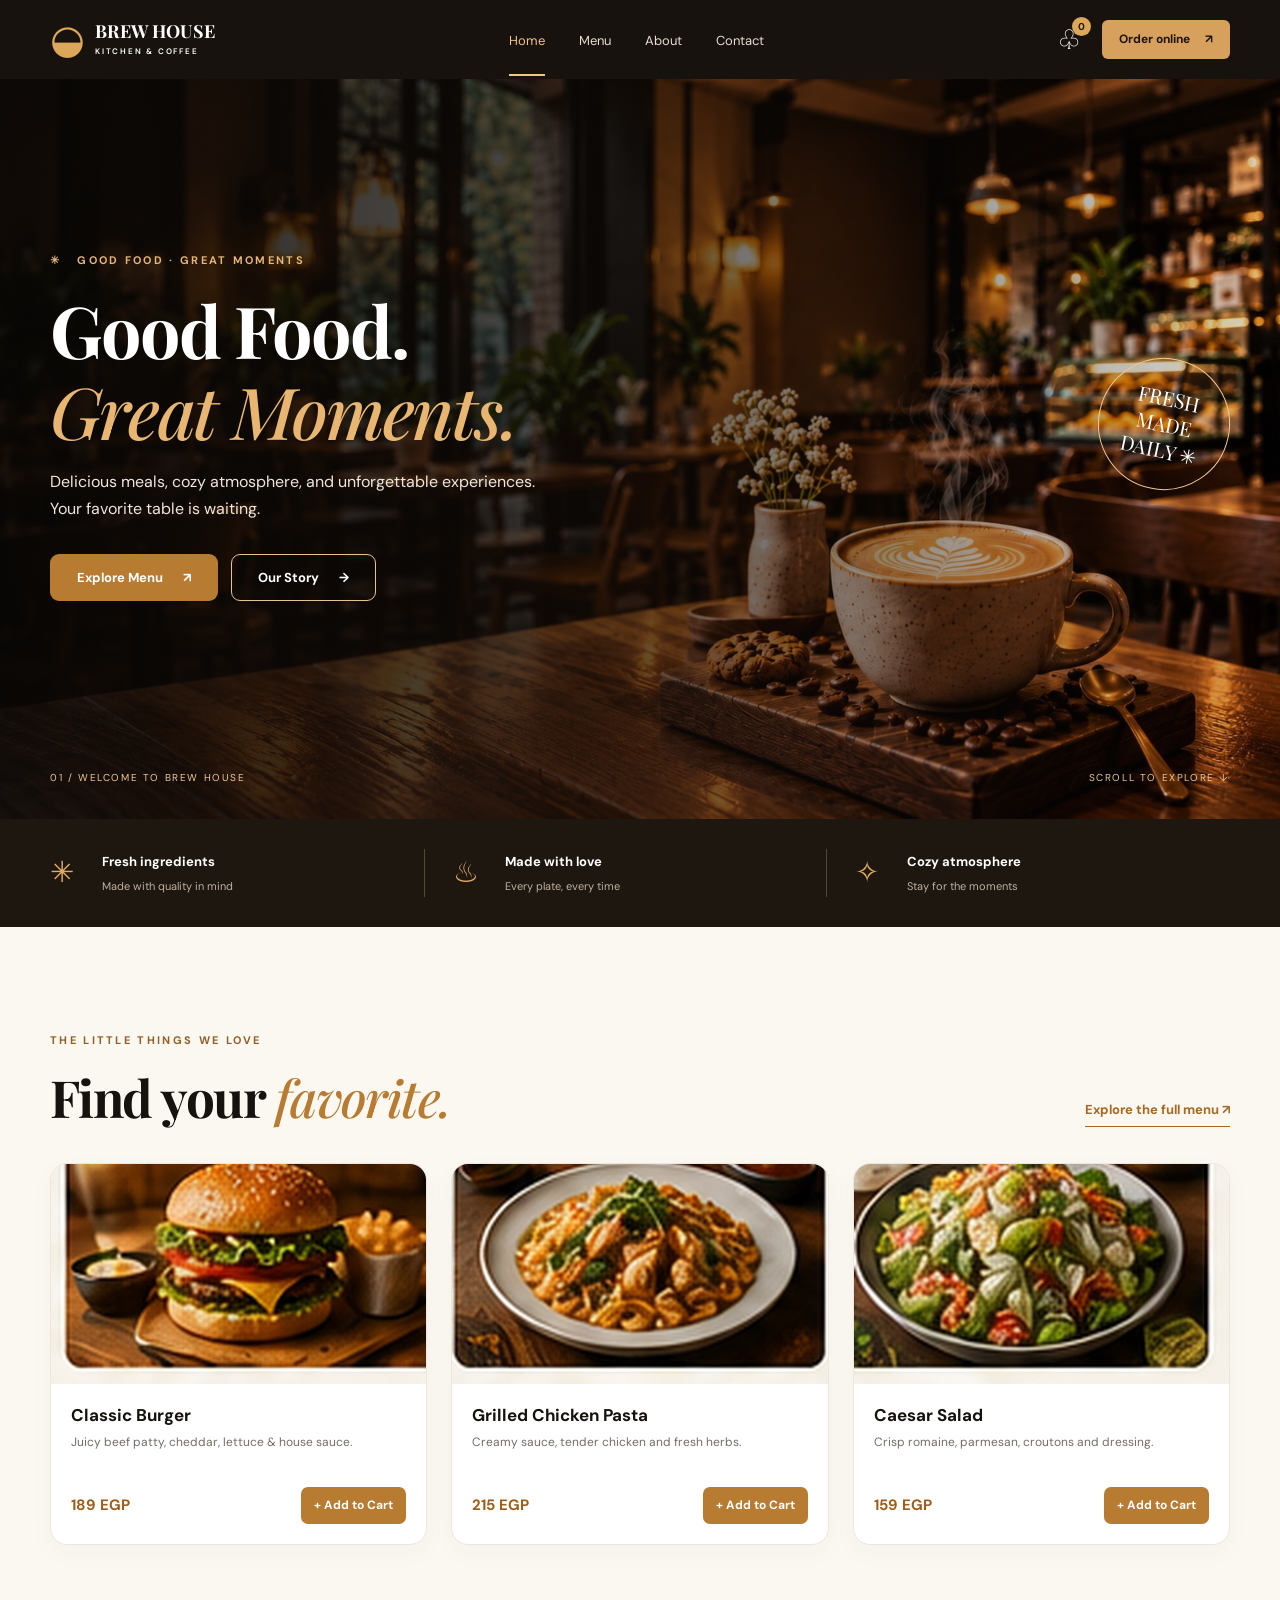
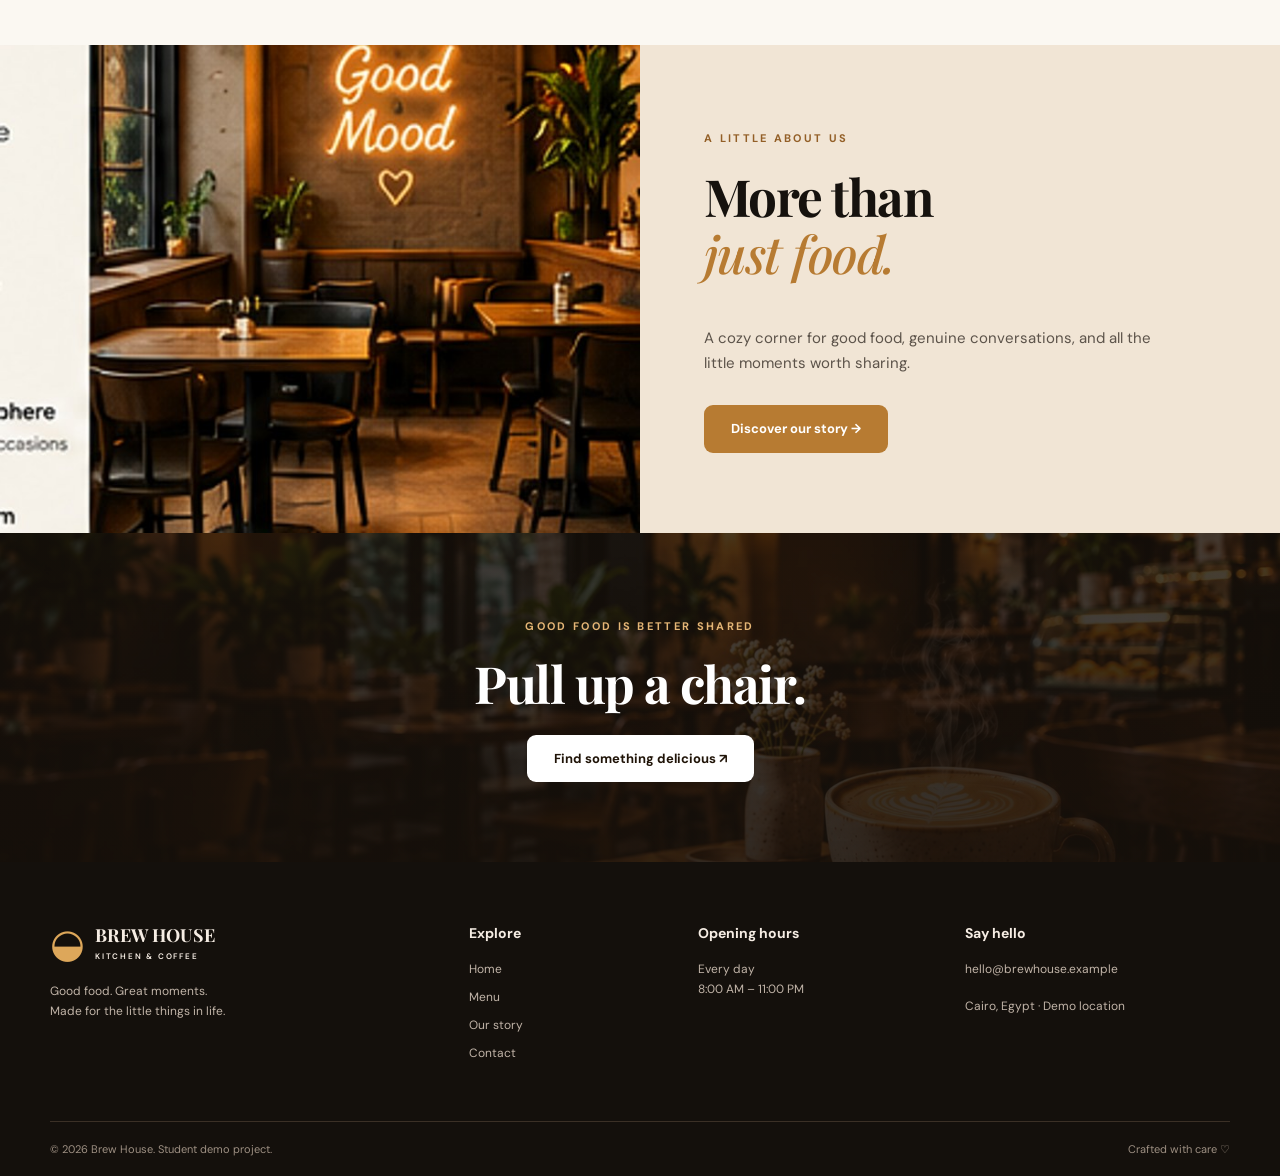
<file: index.html>
<!DOCTYPE html><html lang="en"><head><meta charset="UTF-8"><meta name="viewport" content="width=device-width, initial-scale=1"><meta name="description" content="Brew House — fresh food, coffee and great moments."><title>Index | Brew House</title><link rel="stylesheet" href="css/style.css"><link rel="stylesheet" href="css/responsive.css"><script defer src="js/products.js"></script><script defer src="js/cart.js"></script><script defer src="js/main.js"></script></head><body data-page="index.html"><header class="site-header"><div class="container nav-wrap"><a class="brand" href="index.html"><span class="brand-symbol">◒</span><span>BREW HOUSE<small>KITCHEN & COFFEE</small></span></a><nav class="nav" id="site-nav" aria-label="Main navigation"><a href="index.html" class="active">Home</a><a href="menu.html" class="">Menu</a><a href="about.html" class="">About</a><a href="contact.html" class="">Contact</a></nav><div class="nav-actions"><a class="cart-link" href="cart.html" aria-label="Shopping cart">♧ <span class="cart-badge" data-cart-count>0</span></a><a class="nav-cta" href="menu.html">Order online <span>↗</span></a><button class="nav-toggle" type="button" aria-controls="site-nav" aria-expanded="false" aria-label="Toggle menu"><span></span><span></span><span></span></button></div></div></header><main><section class="hero"><div class="hero-shade"></div><div class="container hero-inner"><div class="hero-copy"><div class="eyebrow light">✳ &nbsp; GOOD FOOD · GREAT MOMENTS</div><h1>Good Food.<br><em>Great Moments.</em></h1><p>Delicious meals, cozy atmosphere, and unforgettable experiences. Your favorite table is waiting.</p><div class="button-row"><a class="btn btn-gold" href="menu.html">Explore Menu <span>↗</span></a><a class="btn btn-outline-light" href="about.html">Our Story <span>→</span></a></div></div><div class="hero-side"><span class="circle-stamp">FRESH<br>MADE<br>DAILY ✳</span></div></div><div class="container hero-foot"><span>01 / WELCOME TO BREW HOUSE</span><a href="#favorites">SCROLL TO EXPLORE ↓</a></div></section><section class="perks"><div class="container perks-grid"><div><span>✳</span><strong>Fresh ingredients</strong><small>Made with quality in mind</small></div><div><span>♨</span><strong>Made with love</strong><small>Every plate, every time</small></div><div><span>✧</span><strong>Cozy atmosphere</strong><small>Stay for the moments</small></div></div></section><section class="section" id="favorites"><div class="container"><div class="section-heading"><div><span class="eyebrow">THE LITTLE THINGS WE LOVE</span><h2>Find your <em>favorite.</em></h2></div><a class="text-link" href="menu.html">Explore the full menu ↗</a></div><div class="feature-grid" id="featured-products"></div></div></section><section class="story-strip"><div class="story-photo"></div><div class="story-copy"><span class="eyebrow">A LITTLE ABOUT US</span><h2>More than<br><em>just food.</em></h2><p>A cozy corner for good food, genuine conversations, and all the little moments worth sharing.</p><a class="btn btn-gold" href="about.html">Discover our story →</a></div></section><section class="cta-band"><div class="container"><span class="eyebrow light">GOOD FOOD IS BETTER SHARED</span><h2>Pull up a chair.</h2><a class="btn btn-light" href="menu.html">Find something delicious ↗</a></div></section></main><footer class="footer"><div class="container footer-grid"><div><a class="brand footer-brand" href="index.html"><span class="brand-symbol">◒</span><span>BREW HOUSE<small>KITCHEN & COFFEE</small></span></a><p>Good food. Great moments.<br>Made for the little things in life.</p></div><div><h3>Explore</h3><a href="index.html">Home</a><a href="menu.html">Menu</a><a href="about.html">Our story</a><a href="contact.html">Contact</a></div><div><h3>Opening hours</h3><p>Every day<br>8:00 AM – 11:00 PM</p></div><div><h3>Say hello</h3><a href="mailto:hello@brewhouse.example">hello@brewhouse.example</a><p>Cairo, Egypt · Demo location</p></div></div><div class="container copyright"><span>© 2026 Brew House. Student demo project.</span><span>Crafted with care ♡</span></div></footer><div class="toast" id="toast" role="status" aria-live="polite"></div></body></html>
</file>
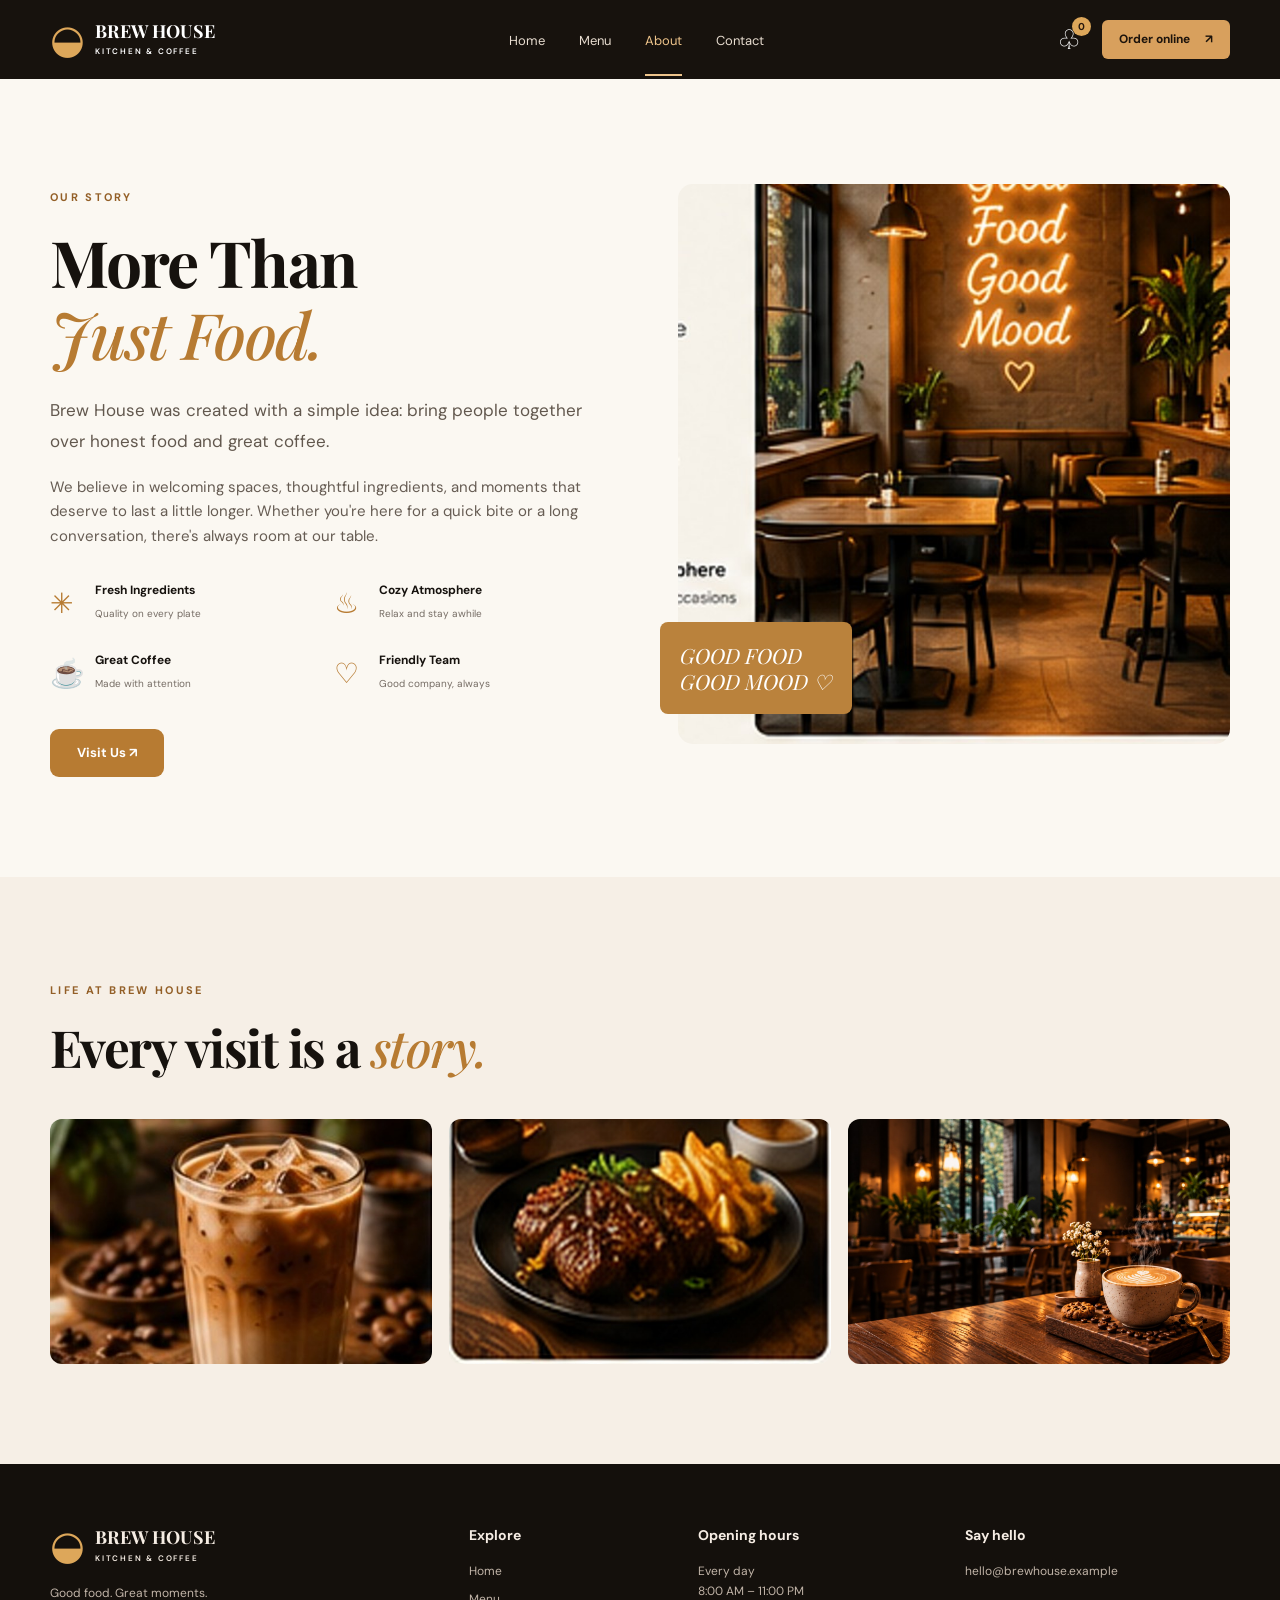
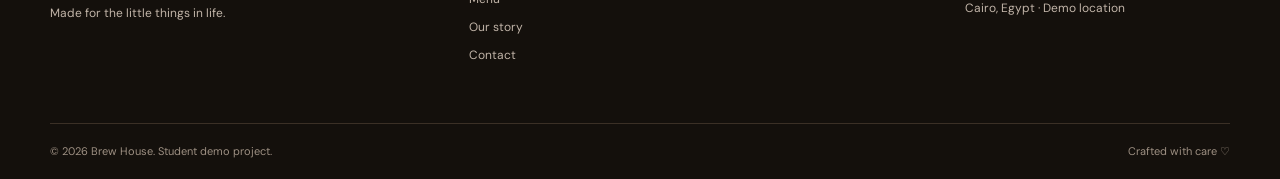
<file: about.html>
<!DOCTYPE html><html lang="en"><head><meta charset="UTF-8"><meta name="viewport" content="width=device-width, initial-scale=1"><meta name="description" content="Brew House — fresh food, coffee and great moments."><title>About | Brew House</title><link rel="stylesheet" href="css/style.css"><link rel="stylesheet" href="css/responsive.css"><script defer src="js/products.js"></script><script defer src="js/cart.js"></script><script defer src="js/main.js"></script></head><body data-page="about.html"><header class="site-header"><div class="container nav-wrap"><a class="brand" href="index.html"><span class="brand-symbol">◒</span><span>BREW HOUSE<small>KITCHEN & COFFEE</small></span></a><nav class="nav" id="site-nav" aria-label="Main navigation"><a href="index.html" class="">Home</a><a href="menu.html" class="">Menu</a><a href="about.html" class="active">About</a><a href="contact.html" class="">Contact</a></nav><div class="nav-actions"><a class="cart-link" href="cart.html" aria-label="Shopping cart">♧ <span class="cart-badge" data-cart-count>0</span></a><a class="nav-cta" href="menu.html">Order online <span>↗</span></a><button class="nav-toggle" type="button" aria-controls="site-nav" aria-expanded="false" aria-label="Toggle menu"><span></span><span></span><span></span></button></div></div></header><main><section class="section about-top"><div class="container about-grid"><div><span class="eyebrow">OUR STORY</span><h1>More Than<br><em>Just Food.</em></h1><p class="lead">Brew House was created with a simple idea: bring people together over honest food and great coffee.</p><p>We believe in welcoming spaces, thoughtful ingredients, and moments that deserve to last a little longer. Whether you're here for a quick bite or a long conversation, there's always room at our table.</p><div class="values"><div><span>✳</span><strong>Fresh Ingredients</strong><small>Quality on every plate</small></div><div><span>♨</span><strong>Cozy Atmosphere</strong><small>Relax and stay awhile</small></div><div><span>☕</span><strong>Great Coffee</strong><small>Made with attention</small></div><div><span>♡</span><strong>Friendly Team</strong><small>Good company, always</small></div></div><a class="btn btn-gold" href="contact.html">Visit Us ↗</a></div><div class="about-image-wrap"><img src="assets/images/story.jpg" alt="Warm restaurant interior" class="about-image"><span class="image-tag">GOOD FOOD<br>GOOD MOOD ♡</span></div></div></section><section class="section mini-gallery"><div class="container"><span class="eyebrow">LIFE AT BREW HOUSE</span><h2>Every visit is a <em>story.</em></h2><div class="gallery-grid"><img src="assets/images/coffee.jpg" alt="Coffee"><img src="assets/images/steak.jpg" alt="Grilled food"><img src="assets/images/interior.jpg" alt="Cafe interior"></div></div></section></main><footer class="footer"><div class="container footer-grid"><div><a class="brand footer-brand" href="index.html"><span class="brand-symbol">◒</span><span>BREW HOUSE<small>KITCHEN & COFFEE</small></span></a><p>Good food. Great moments.<br>Made for the little things in life.</p></div><div><h3>Explore</h3><a href="index.html">Home</a><a href="menu.html">Menu</a><a href="about.html">Our story</a><a href="contact.html">Contact</a></div><div><h3>Opening hours</h3><p>Every day<br>8:00 AM – 11:00 PM</p></div><div><h3>Say hello</h3><a href="mailto:hello@brewhouse.example">hello@brewhouse.example</a><p>Cairo, Egypt · Demo location</p></div></div><div class="container copyright"><span>© 2026 Brew House. Student demo project.</span><span>Crafted with care ♡</span></div></footer><div class="toast" id="toast" role="status" aria-live="polite"></div></body></html>
</file>
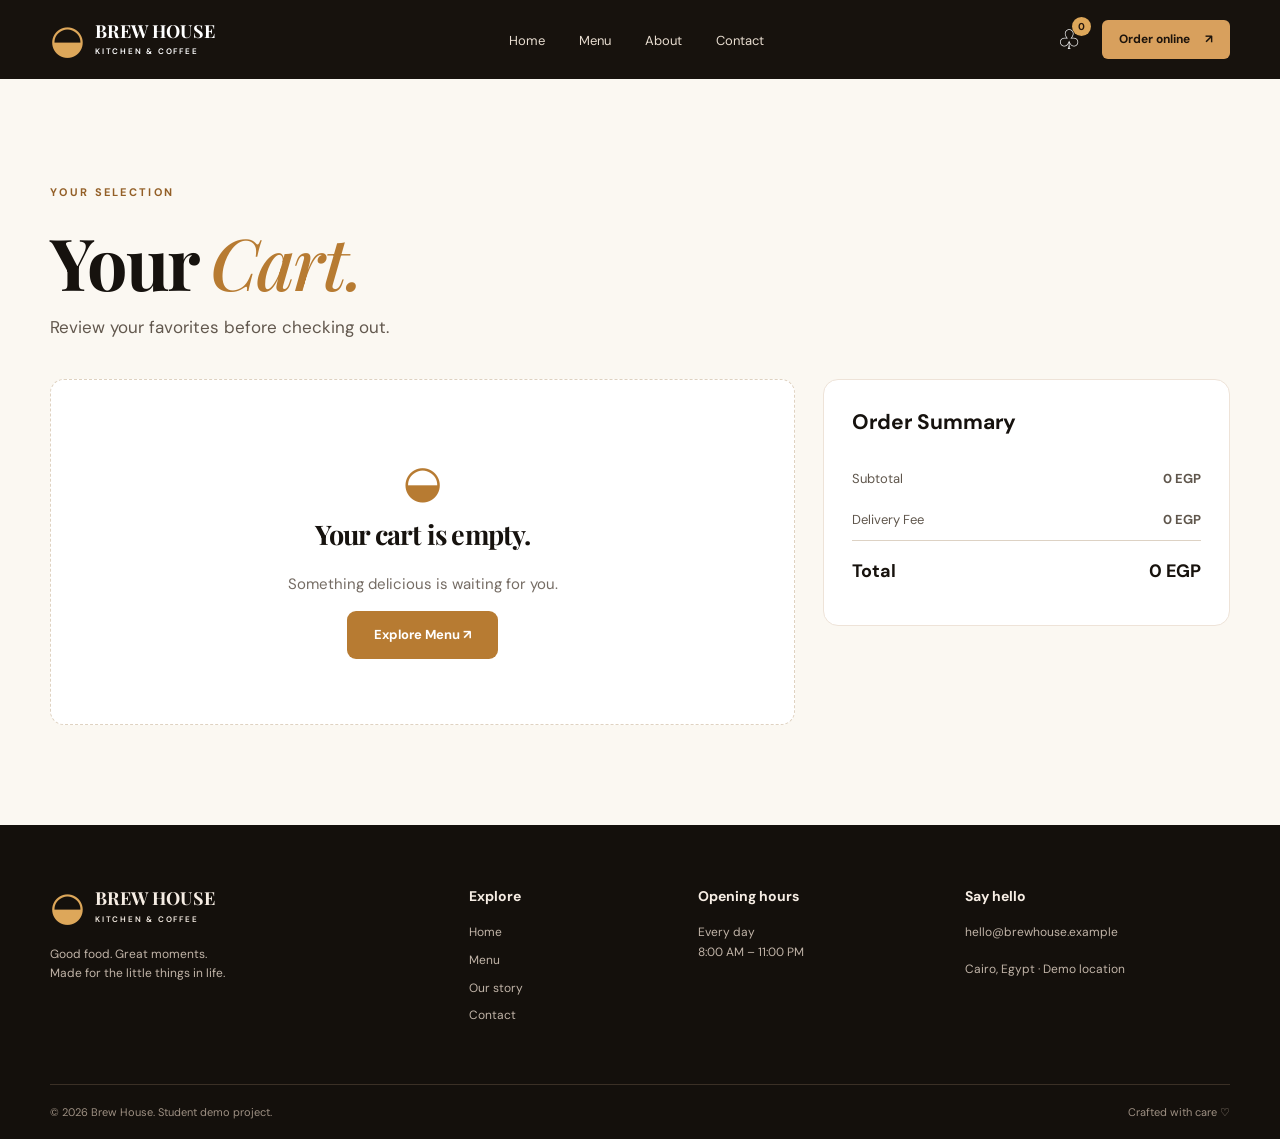
<file: cart.html>
<!DOCTYPE html><html lang="en"><head><meta charset="UTF-8"><meta name="viewport" content="width=device-width, initial-scale=1"><meta name="description" content="Brew House — fresh food, coffee and great moments."><title>Cart | Brew House</title><link rel="stylesheet" href="css/style.css"><link rel="stylesheet" href="css/responsive.css"><script defer src="js/products.js"></script><script defer src="js/cart.js"></script><script defer src="js/main.js"></script></head><body data-page="cart.html"><header class="site-header"><div class="container nav-wrap"><a class="brand" href="index.html"><span class="brand-symbol">◒</span><span>BREW HOUSE<small>KITCHEN & COFFEE</small></span></a><nav class="nav" id="site-nav" aria-label="Main navigation"><a href="index.html" class="">Home</a><a href="menu.html" class="">Menu</a><a href="about.html" class="">About</a><a href="contact.html" class="">Contact</a></nav><div class="nav-actions"><a class="cart-link" href="cart.html" aria-label="Shopping cart">♧ <span class="cart-badge" data-cart-count>0</span></a><a class="nav-cta" href="menu.html">Order online <span>↗</span></a><button class="nav-toggle" type="button" aria-controls="site-nav" aria-expanded="false" aria-label="Toggle menu"><span></span><span></span><span></span></button></div></div></header><main><section class="section inner-page"><div class="container"><span class="eyebrow">YOUR SELECTION</span><h1>Your <em>Cart.</em></h1><p class="lead">Review your favorites before checking out.</p><div class="cart-layout"><div id="cart-items" class="cart-items" aria-live="polite"></div><aside id="cart-summary" class="summary-card"></aside></div></div></section></main><footer class="footer"><div class="container footer-grid"><div><a class="brand footer-brand" href="index.html"><span class="brand-symbol">◒</span><span>BREW HOUSE<small>KITCHEN & COFFEE</small></span></a><p>Good food. Great moments.<br>Made for the little things in life.</p></div><div><h3>Explore</h3><a href="index.html">Home</a><a href="menu.html">Menu</a><a href="about.html">Our story</a><a href="contact.html">Contact</a></div><div><h3>Opening hours</h3><p>Every day<br>8:00 AM – 11:00 PM</p></div><div><h3>Say hello</h3><a href="mailto:hello@brewhouse.example">hello@brewhouse.example</a><p>Cairo, Egypt · Demo location</p></div></div><div class="container copyright"><span>© 2026 Brew House. Student demo project.</span><span>Crafted with care ♡</span></div></footer><div class="toast" id="toast" role="status" aria-live="polite"></div></body></html>
</file>
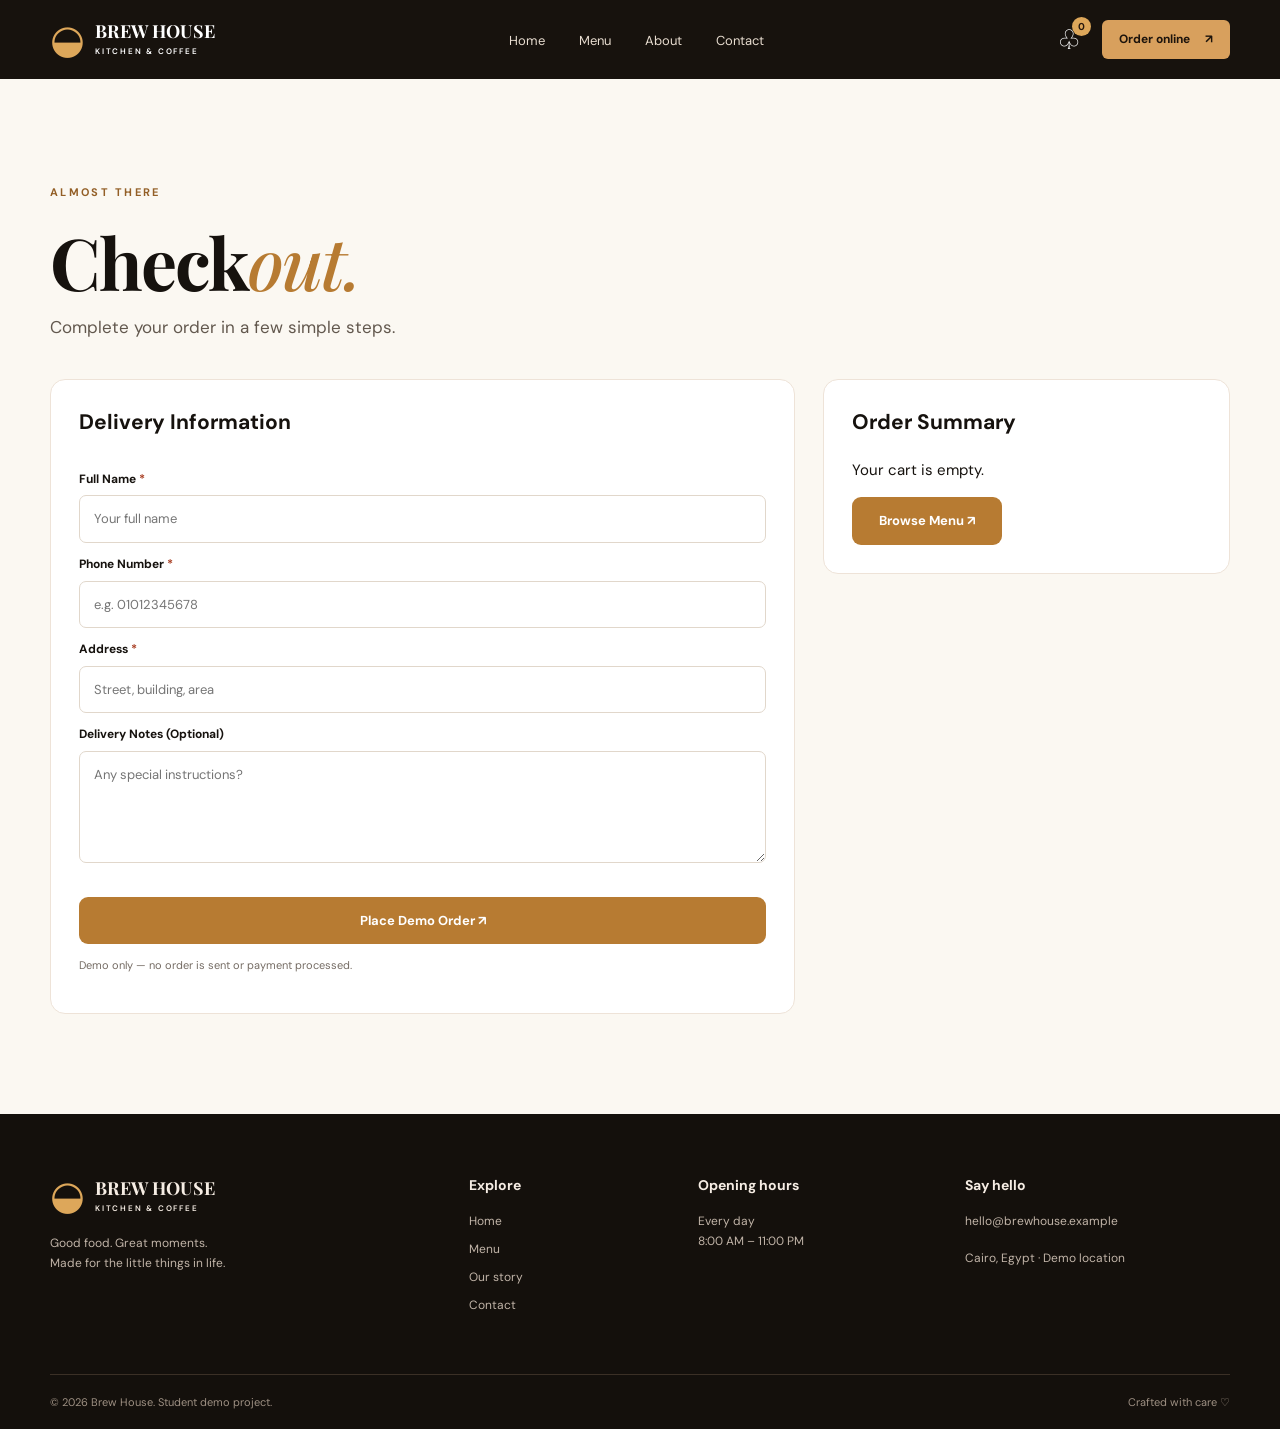
<file: checkout.html>
<!DOCTYPE html><html lang="en"><head><meta charset="UTF-8"><meta name="viewport" content="width=device-width, initial-scale=1"><meta name="description" content="Brew House — fresh food, coffee and great moments."><title>Checkout | Brew House</title><link rel="stylesheet" href="css/style.css"><link rel="stylesheet" href="css/responsive.css"><script defer src="js/products.js"></script><script defer src="js/cart.js"></script><script defer src="js/main.js"></script><script defer src="js/checkout.js"></script></head><body data-page="checkout.html"><header class="site-header"><div class="container nav-wrap"><a class="brand" href="index.html"><span class="brand-symbol">◒</span><span>BREW HOUSE<small>KITCHEN & COFFEE</small></span></a><nav class="nav" id="site-nav" aria-label="Main navigation"><a href="index.html" class="">Home</a><a href="menu.html" class="">Menu</a><a href="about.html" class="">About</a><a href="contact.html" class="">Contact</a></nav><div class="nav-actions"><a class="cart-link" href="cart.html" aria-label="Shopping cart">♧ <span class="cart-badge" data-cart-count>0</span></a><a class="nav-cta" href="menu.html">Order online <span>↗</span></a><button class="nav-toggle" type="button" aria-controls="site-nav" aria-expanded="false" aria-label="Toggle menu"><span></span><span></span><span></span></button></div></div></header><main><section class="section inner-page"><div class="container"><span class="eyebrow">ALMOST THERE</span><h1>Check<em>out.</em></h1><p class="lead">Complete your order in a few simple steps.</p><div class="checkout-layout"><form id="checkout-form" class="checkout-form" novalidate><h2>Delivery Information</h2><label for="customer-name">Full Name <span>*</span></label><input id="customer-name" name="name" required autocomplete="name" minlength="2" maxlength="80" placeholder="Your full name"><label for="customer-phone">Phone Number <span>*</span></label><input id="customer-phone" name="phone" type="tel" inputmode="tel" required autocomplete="tel" placeholder="e.g. 01012345678"><label for="customer-address">Address <span>*</span></label><input id="customer-address" name="address" required autocomplete="street-address" minlength="8" placeholder="Street, building, area"><label for="customer-notes">Delivery Notes (Optional)</label><textarea id="customer-notes" name="notes" maxlength="400" rows="4" placeholder="Any special instructions?"></textarea><div class="form-error" id="form-error" role="alert" aria-live="assertive"></div><button type="submit" class="btn btn-gold checkout-submit">Place Demo Order ↗</button><p class="form-note">Demo only — no order is sent or payment processed.</p></form><aside id="checkout-summary" class="summary-card"></aside></div><div id="order-success" class="order-success" hidden role="status" aria-live="polite"><span>✓</span><h2>Order placed (demo)!</h2><p>Your sample order has been confirmed on this device. Nothing was sent to a restaurant.</p><a class="btn btn-gold" href="menu.html">Back to Menu ↗</a></div></div></section></main><footer class="footer"><div class="container footer-grid"><div><a class="brand footer-brand" href="index.html"><span class="brand-symbol">◒</span><span>BREW HOUSE<small>KITCHEN & COFFEE</small></span></a><p>Good food. Great moments.<br>Made for the little things in life.</p></div><div><h3>Explore</h3><a href="index.html">Home</a><a href="menu.html">Menu</a><a href="about.html">Our story</a><a href="contact.html">Contact</a></div><div><h3>Opening hours</h3><p>Every day<br>8:00 AM – 11:00 PM</p></div><div><h3>Say hello</h3><a href="mailto:hello@brewhouse.example">hello@brewhouse.example</a><p>Cairo, Egypt · Demo location</p></div></div><div class="container copyright"><span>© 2026 Brew House. Student demo project.</span><span>Crafted with care ♡</span></div></footer><div class="toast" id="toast" role="status" aria-live="polite"></div></body></html>
</file>
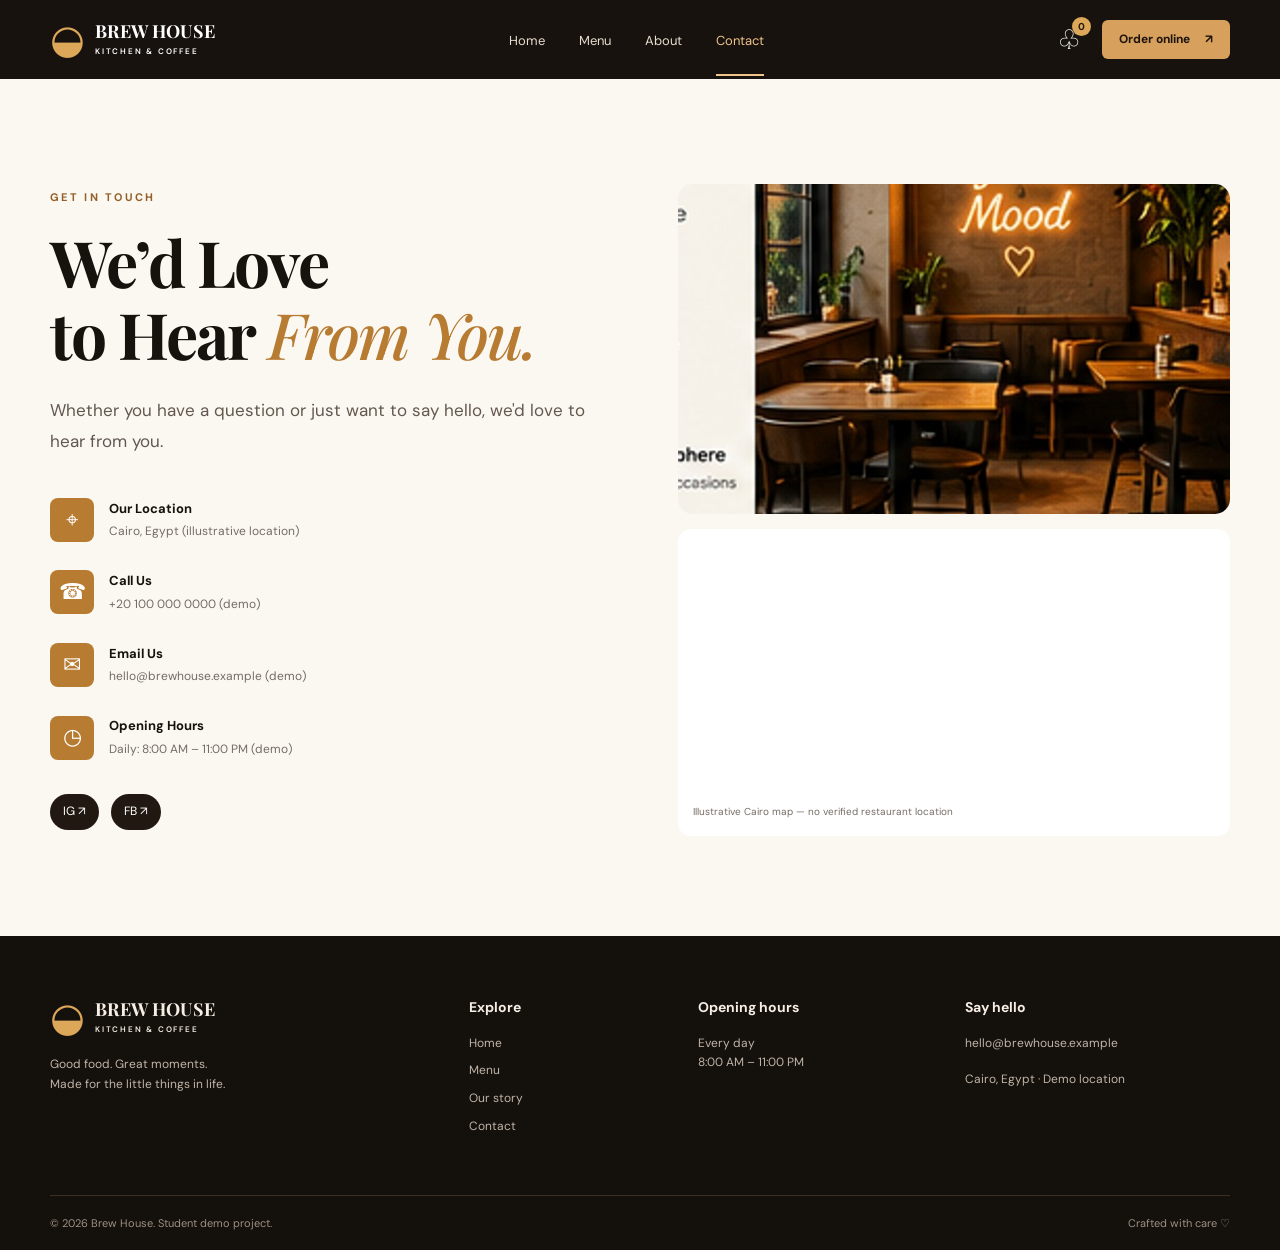
<file: contact.html>
<!DOCTYPE html><html lang="en"><head><meta charset="UTF-8"><meta name="viewport" content="width=device-width, initial-scale=1"><meta name="description" content="Brew House — fresh food, coffee and great moments."><title>Contact | Brew House</title><link rel="stylesheet" href="css/style.css"><link rel="stylesheet" href="css/responsive.css"><script defer src="js/products.js"></script><script defer src="js/cart.js"></script><script defer src="js/main.js"></script></head><body data-page="contact.html"><header class="site-header"><div class="container nav-wrap"><a class="brand" href="index.html"><span class="brand-symbol">◒</span><span>BREW HOUSE<small>KITCHEN & COFFEE</small></span></a><nav class="nav" id="site-nav" aria-label="Main navigation"><a href="index.html" class="">Home</a><a href="menu.html" class="">Menu</a><a href="about.html" class="">About</a><a href="contact.html" class="active">Contact</a></nav><div class="nav-actions"><a class="cart-link" href="cart.html" aria-label="Shopping cart">♧ <span class="cart-badge" data-cart-count>0</span></a><a class="nav-cta" href="menu.html">Order online <span>↗</span></a><button class="nav-toggle" type="button" aria-controls="site-nav" aria-expanded="false" aria-label="Toggle menu"><span></span><span></span><span></span></button></div></div></header><main><section class="section contact-section"><div class="container contact-layout"><div><span class="eyebrow">GET IN TOUCH</span><h1>We’d Love<br>to Hear <em>From You.</em></h1><p class="lead">Whether you have a question or just want to say hello, we'd love to hear from you.</p><div class="contact-list"><div><span class="contact-icon">⌖</span><div><strong>Our Location</strong><p>Cairo, Egypt (illustrative location)</p></div></div><div><span class="contact-icon">☎</span><div><strong>Call Us</strong><p>+20 100 000 0000 (demo)</p></div></div><div><span class="contact-icon">✉</span><div><strong>Email Us</strong><p>hello@brewhouse.example (demo)</p></div></div><div><span class="contact-icon">◷</span><div><strong>Opening Hours</strong><p>Daily: 8:00 AM – 11:00 PM (demo)</p></div></div></div><div class="social"><a href="https://instagram.com" target="_blank" rel="noopener noreferrer" aria-label="Instagram">IG ↗</a><a href="https://facebook.com" target="_blank" rel="noopener noreferrer" aria-label="Facebook">FB ↗</a></div></div><div><img class="contact-photo" src="assets/images/story.jpg" alt="Inside Brew House"><div class="map-wrap"><iframe title="Map of central Cairo (illustrative only)" src="https://www.openstreetmap.org/export/embed.html?bbox=31.221%2C30.036%2C31.25%2C30.058&amp;layer=mapnik" loading="lazy"></iframe><small>Illustrative Cairo map — no verified restaurant location</small></div></div></div></section></main><footer class="footer"><div class="container footer-grid"><div><a class="brand footer-brand" href="index.html"><span class="brand-symbol">◒</span><span>BREW HOUSE<small>KITCHEN & COFFEE</small></span></a><p>Good food. Great moments.<br>Made for the little things in life.</p></div><div><h3>Explore</h3><a href="index.html">Home</a><a href="menu.html">Menu</a><a href="about.html">Our story</a><a href="contact.html">Contact</a></div><div><h3>Opening hours</h3><p>Every day<br>8:00 AM – 11:00 PM</p></div><div><h3>Say hello</h3><a href="mailto:hello@brewhouse.example">hello@brewhouse.example</a><p>Cairo, Egypt · Demo location</p></div></div><div class="container copyright"><span>© 2026 Brew House. Student demo project.</span><span>Crafted with care ♡</span></div></footer><div class="toast" id="toast" role="status" aria-live="polite"></div></body></html>
</file>
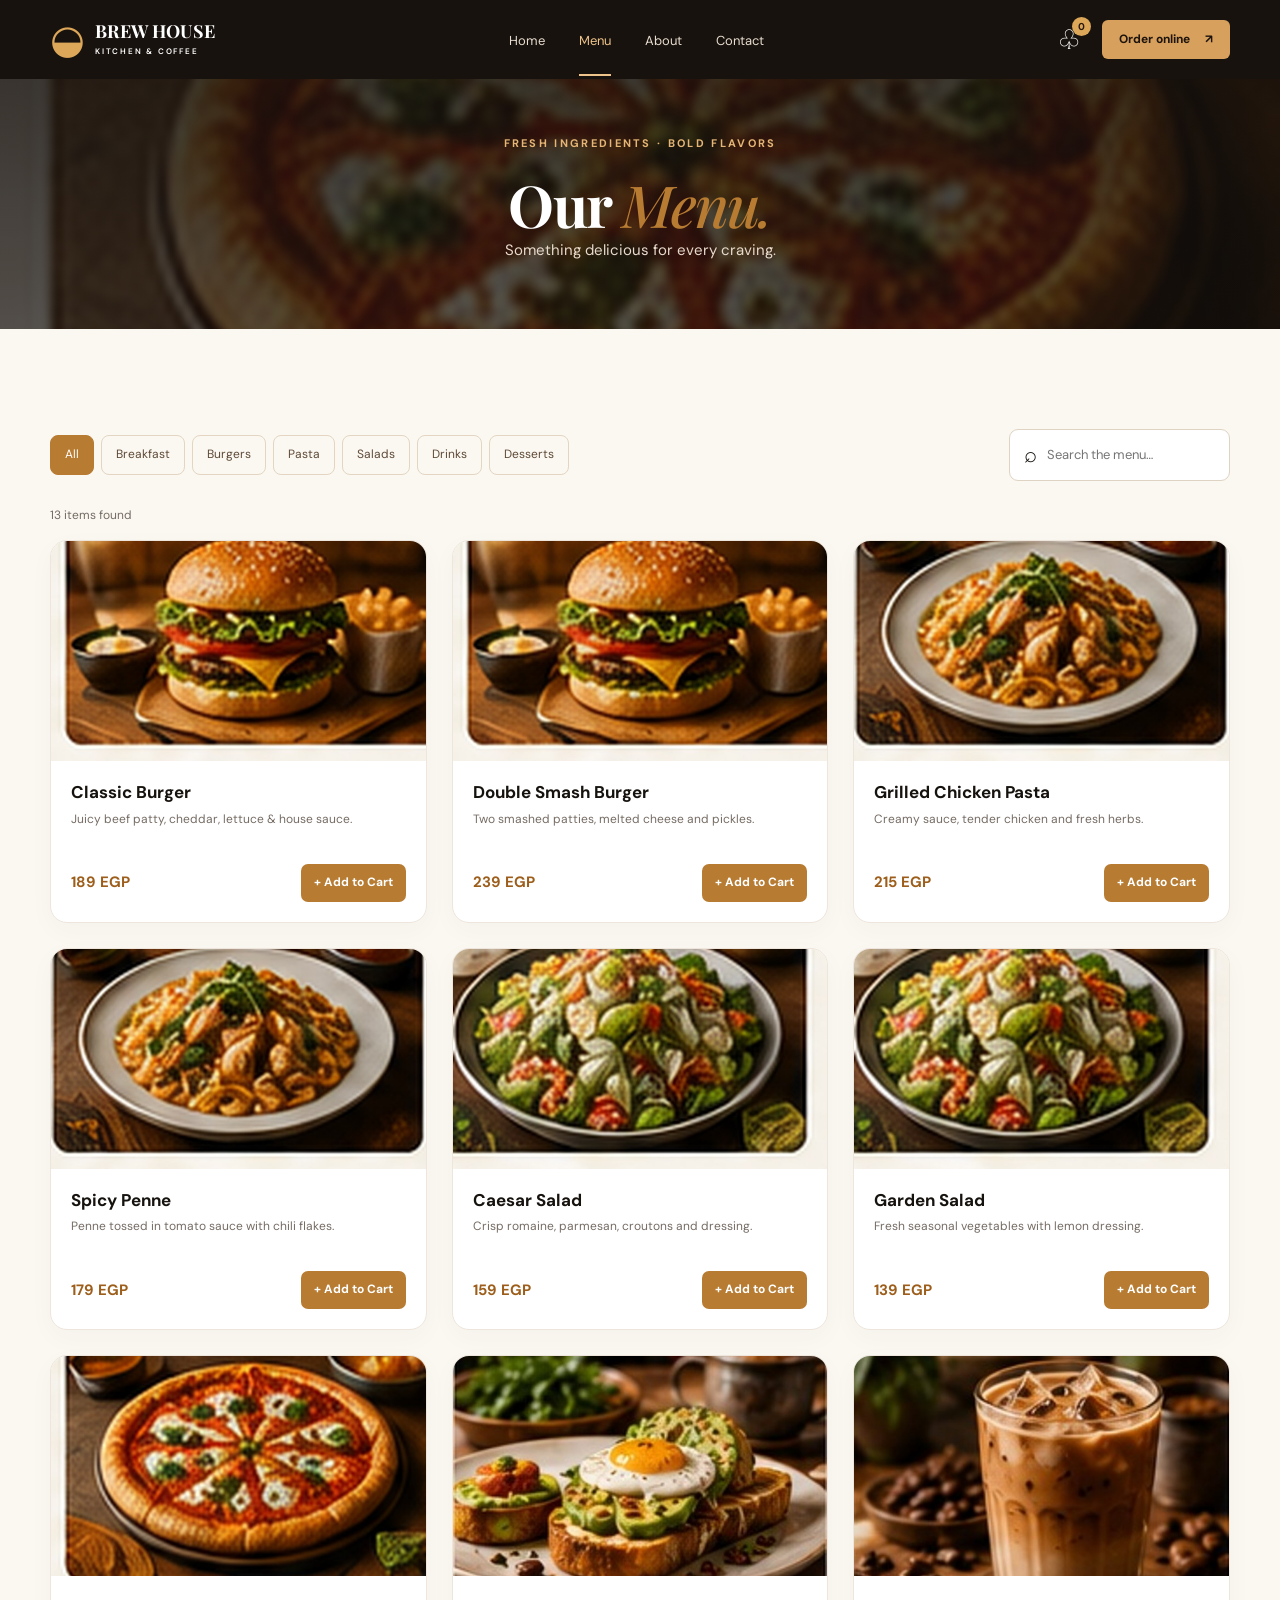
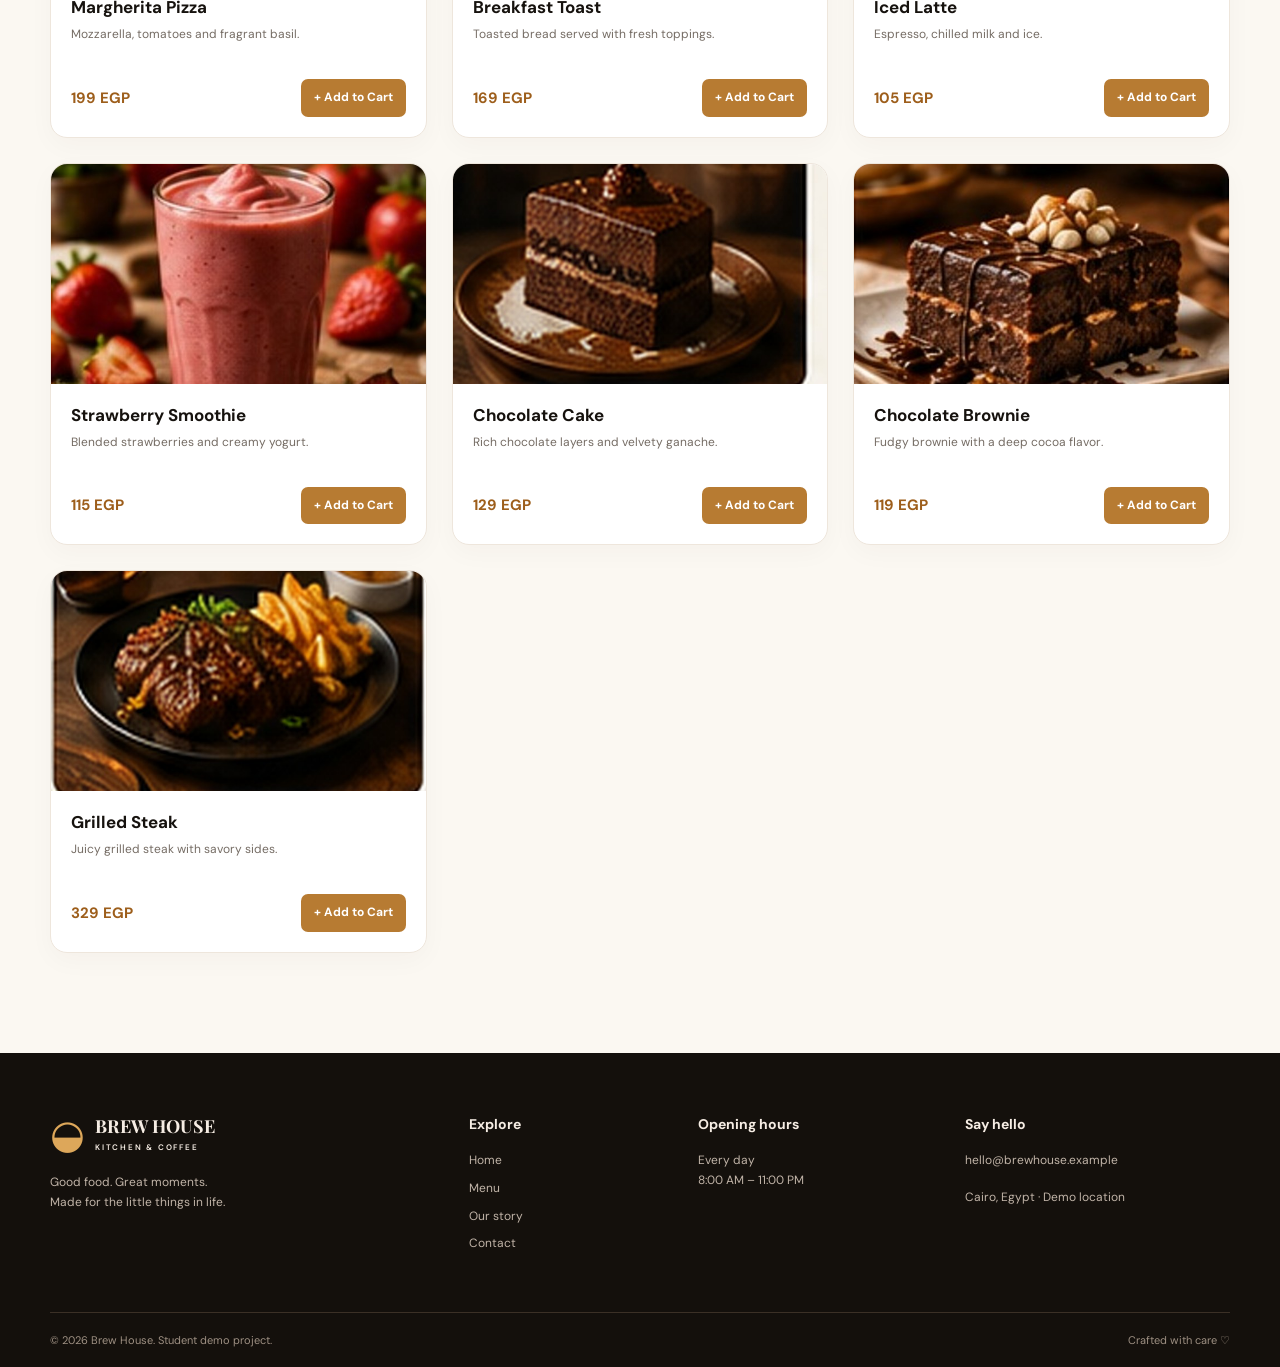
<file: menu.html>
<!DOCTYPE html><html lang="en"><head><meta charset="UTF-8"><meta name="viewport" content="width=device-width, initial-scale=1"><meta name="description" content="Brew House — fresh food, coffee and great moments."><title>Menu | Brew House</title><link rel="stylesheet" href="css/style.css"><link rel="stylesheet" href="css/responsive.css"><script defer src="js/products.js"></script><script defer src="js/cart.js"></script><script defer src="js/main.js"></script></head><body data-page="menu.html"><header class="site-header"><div class="container nav-wrap"><a class="brand" href="index.html"><span class="brand-symbol">◒</span><span>BREW HOUSE<small>KITCHEN & COFFEE</small></span></a><nav class="nav" id="site-nav" aria-label="Main navigation"><a href="index.html" class="">Home</a><a href="menu.html" class="active">Menu</a><a href="about.html" class="">About</a><a href="contact.html" class="">Contact</a></nav><div class="nav-actions"><a class="cart-link" href="cart.html" aria-label="Shopping cart">♧ <span class="cart-badge" data-cart-count>0</span></a><a class="nav-cta" href="menu.html">Order online <span>↗</span></a><button class="nav-toggle" type="button" aria-controls="site-nav" aria-expanded="false" aria-label="Toggle menu"><span></span><span></span><span></span></button></div></div></header><main><section class="page-banner menu-banner"><div class="container"><span class="eyebrow light">FRESH INGREDIENTS · BOLD FLAVORS</span><h1>Our <em>Menu.</em></h1><p>Something delicious for every craving.</p></div></section><section class="section menu-section"><div class="container"><div class="menu-toolbar"><div class="filters" id="category-filters" role="group" aria-label="Filter by category"><button class="filter active" data-category="All">All</button><button class="filter" data-category="Breakfast">Breakfast</button><button class="filter" data-category="Burgers">Burgers</button><button class="filter" data-category="Pasta">Pasta</button><button class="filter" data-category="Salads">Salads</button><button class="filter" data-category="Drinks">Drinks</button><button class="filter" data-category="Desserts">Desserts</button></div><label class="search-box"><span>⌕</span><input id="menu-search" type="search" placeholder="Search the menu…" aria-label="Search menu"></label></div><div id="menu-status" class="result-count" aria-live="polite"></div><div class="product-grid" id="menu-products"></div></div></section></main><footer class="footer"><div class="container footer-grid"><div><a class="brand footer-brand" href="index.html"><span class="brand-symbol">◒</span><span>BREW HOUSE<small>KITCHEN & COFFEE</small></span></a><p>Good food. Great moments.<br>Made for the little things in life.</p></div><div><h3>Explore</h3><a href="index.html">Home</a><a href="menu.html">Menu</a><a href="about.html">Our story</a><a href="contact.html">Contact</a></div><div><h3>Opening hours</h3><p>Every day<br>8:00 AM – 11:00 PM</p></div><div><h3>Say hello</h3><a href="mailto:hello@brewhouse.example">hello@brewhouse.example</a><p>Cairo, Egypt · Demo location</p></div></div><div class="container copyright"><span>© 2026 Brew House. Student demo project.</span><span>Crafted with care ♡</span></div></footer><div class="toast" id="toast" role="status" aria-live="polite"></div></body></html>
</file>
<file: css/style.css>
@import url('https://fonts.googleapis.com/css2?family=DM+Sans:wght@400;500;600;700&family=Playfair+Display:ital,wght@0,500;0,600;0,700;1,500;1,600&display=swap');
:root{--ink:#16120e;--muted:#756c64;--paper:#fbf8f2;--cream:#f3e9dc;--gold:#b77b32;--gold2:#dda75a;--line:#e9dfd1;--dark:#17120d;--radius:17px;--serif:'Playfair Display',Georgia,serif;--sans:'DM Sans',Arial,sans-serif}
*{box-sizing:border-box}html{scroll-behavior:smooth}body{margin:0;background:var(--paper);color:var(--ink);font:15px/1.65 var(--sans)}a{text-decoration:none;color:inherit}button,input,textarea{font:inherit}button{cursor:pointer}img{display:block;max-width:100%}h1,h2,h3,p{margin-top:0}h1,h2{font-family:var(--serif);line-height:1.13;letter-spacing:-.03em}h1 em,h2 em{color:var(--gold);font-weight:500}h1{font-size:clamp(48px,5.6vw,92px)}h2{font-size:clamp(36px,4vw,57px)}.container{width:min(1180px,calc(100% - 64px));margin-inline:auto}.section{padding:100px 0}.eyebrow{display:inline-block;font-weight:700;font-size:11px;letter-spacing:.21em;color:#935f27;margin-bottom:20px}.eyebrow.light{color:#e5b676}.lead{font-size:17px;color:#62584e;max-width:580px;line-height:1.85}.btn{display:inline-flex;align-items:center;justify-content:center;gap:20px;border-radius:9px;border:1px solid transparent;padding:12px 26px;font-weight:700;font-size:13px;min-height:47px;transition:transform .2s,background .2s,box-shadow .2s}.btn:hover{transform:translateY(-2px);box-shadow:0 8px 24px #0002}.btn-gold{background:var(--gold);color:#fff}.btn-gold:hover{background:#946127}.btn-outline-light{border-color:#e7c391;color:#fff}.btn-light{background:#fff;color:#201408}.button-row{display:flex;gap:13px;flex-wrap:wrap}.text-link{font-size:13px;color:#a56923;font-weight:700;border-bottom:1px solid;padding-bottom:5px}.site-header{height:79px;position:relative;z-index:20;background:var(--dark);color:white}.nav-wrap{height:100%;display:flex;align-items:center;justify-content:space-between;gap:30px}.brand{display:inline-flex;align-items:center;gap:10px;font:700 18px/1.1 var(--serif);letter-spacing:.01em;white-space:nowrap}.brand small{display:block;font:600 8px/1.5 var(--sans);letter-spacing:.22em;margin-top:4px}.brand-symbol{font:40px/1 Georgia;color:var(--gold2)}.nav{display:flex;gap:34px;align-items:center}.nav a{font-size:13px;color:#e8ddd0;border-bottom:2px solid transparent;padding:27px 0 23px;transition:color .2s}.nav a:hover,.nav a.active{color:#eec48b;border-color:#eec48b}.nav-actions{display:flex;align-items:center;gap:21px}.cart-link{font-size:27px;position:relative;line-height:1}.cart-badge{position:absolute;right:-10px;top:-9px;font:700 10px/19px var(--sans);text-align:center;min-width:19px;height:19px;background:var(--gold2);border-radius:50%;color:#25170c}.nav-cta{font-size:12px;background:#d8a05d;color:#1d140c;padding:10px 17px;border-radius:6px;font-weight:700}.nav-cta span{margin-left:12px}.nav-toggle{display:none;background:none;border:0;width:32px;padding:5px}.nav-toggle span{display:block;height:2px;background:#fff;margin:5px 0;border-radius:2px}.hero{position:relative;min-height:min(740px,calc(100svh - 79px));background:url('../assets/images/interior.jpg') center 48%/cover no-repeat;display:flex;flex-direction:column;color:#fff}.hero-shade{position:absolute;inset:0;background:linear-gradient(90deg,rgba(9,7,5,.91),rgba(16,11,7,.70) 45%,rgba(10,9,6,.13) 100%)}.hero-inner{position:relative;z-index:1;flex:1;display:flex;align-items:center;justify-content:space-between;padding-top:35px;padding-bottom:35px}.hero-copy{max-width:680px}.hero-copy h1{margin-bottom:18px}.hero-copy h1 em{color:#e8b671}.hero-copy p{font-size:16px;color:#f1e6dc;max-width:490px;margin-bottom:32px}.circle-stamp{width:132px;height:132px;border:1px solid #f1c990;border-radius:50%;display:flex;align-items:center;justify-content:center;text-align:center;transform:rotate(12deg);font-family:var(--serif);font-size:20px;color:#fff;line-height:1.3}.hero-foot{position:relative;z-index:1;display:flex;justify-content:space-between;padding-bottom:33px;font-size:10px;letter-spacing:.16em;color:#efc990}.hero-foot a:hover{text-decoration:underline}.perks{background:#1e170f;color:white;padding:30px 0}.perks-grid{display:grid;grid-template-columns:repeat(3,1fr);gap:28px}.perks-grid>div{display:grid;grid-template-columns:40px 1fr;column-gap:12px;align-items:center;border-right:1px solid #554636}.perks-grid>div:last-child{border:0}.perks-grid span{grid-row:span 2;font-size:29px;color:#e2ab64}.perks-grid strong{font-size:13px}.perks-grid small{font-size:11px;color:#bfb0a1}.section-heading{display:flex;justify-content:space-between;align-items:end;gap:20px;margin-bottom:36px}.section-heading h2{margin-bottom:0}.feature-grid{display:grid;grid-template-columns:repeat(3,minmax(0,1fr));gap:24px}.product-card{background:#fff;border-radius:var(--radius);overflow:hidden;border:1px solid #eee6dc;box-shadow:0 8px 26px #3d210908;transition:transform .25s,box-shadow .25s}.product-card:hover{transform:translateY(-5px);box-shadow:0 15px 35px #3d210920}.product-img{width:100%;height:220px;object-fit:cover}.product-info{padding:20px}.product-info h3{font-size:17px;margin-bottom:5px;line-height:1.4}.product-info p{font-size:12px;color:var(--muted);min-height:40px;line-height:1.6;margin-bottom:14px}.product-bottom{display:flex;justify-content:space-between;align-items:center;gap:10px}.price{color:#9d5e1b;font-weight:700;font-size:15px}.add-btn{border:0;background:var(--gold);color:#fff;padding:9px 13px;font-weight:700;border-radius:7px;font-size:12px;white-space:nowrap;transition:background .2s}.add-btn:hover{background:#8d5c27}.story-strip{display:grid;grid-template-columns:1fr 1fr;min-height:430px;background:#f1e5d5}.story-photo{background:url('../assets/images/story.jpg') center/cover}.story-copy{padding:80px min(10%,90px);align-self:center}.story-copy p{max-width:450px;color:#5c534a;margin-bottom:30px}.cta-band{background:linear-gradient(#17110bc9,#17110be1),url('../assets/images/interior.jpg') center/cover;text-align:center;color:#fff;padding:80px 0}.cta-band h2{margin-bottom:22px}.footer{background:#14100c;color:#f6ede4;padding-top:62px}.footer-grid{display:grid;grid-template-columns:2fr 1fr 1.2fr 1.4fr;gap:40px;padding-bottom:50px}.footer-grid h3{font:700 14px var(--sans);margin-bottom:18px}.footer-grid p{font-size:12px;color:#c1b4a8;margin-top:17px}.footer-grid a:not(.brand){display:block;font-size:12px;color:#c1b4a8;margin:8px 0}.footer-grid a:hover{color:#e8b671}.copyright{border-top:1px solid #3b3026;padding:18px 0;display:flex;justify-content:space-between;gap:12px;font-size:11px;color:#9e9083}.page-banner{min-height:250px;display:flex;align-items:center;color:#fff;text-align:center;background:linear-gradient(#16110dd7,#16110dba),url('../assets/images/pizza.jpg') center/cover}.page-banner h1{font-size:58px;margin:0}.page-banner p{color:#e8dacc}.menu-toolbar{display:flex;justify-content:space-between;gap:20px;align-items:center;flex-wrap:wrap;margin-bottom:25px}.filters{display:flex;flex-wrap:wrap;gap:7px}.filter{border:1px solid #e3d5c1;border-radius:8px;color:#5e4a37;background:transparent;font-size:12px;padding:9px 14px;transition:all .2s}.filter:hover,.filter.active{background:var(--gold);border-color:var(--gold);color:white}.search-box{display:flex;align-items:center;gap:8px;border:1px solid #dfd3c3;padding:7px 14px;border-radius:9px;background:white}.search-box span{font-size:22px}.search-box input{outline:0;border:0;min-width:170px;max-width:230px;font-size:13px}.result-count{font-size:12px;color:var(--muted);margin-bottom:14px}.product-grid{display:grid;grid-template-columns:repeat(3,minmax(0,1fr));gap:25px}.empty-result{grid-column:1/-1;padding:55px;text-align:center;color:var(--muted);background:white;border-radius:12px}.about-top,.contact-section{padding-top:105px}.about-grid,.contact-layout{display:grid;grid-template-columns:1fr 1fr;align-items:start;gap:75px}.about-grid h1,.contact-layout h1{font-size:clamp(50px,5vw,76px);margin-bottom:24px}.about-grid p:not(.lead){color:#665c53}.values{display:grid;grid-template-columns:1fr 1fr;gap:24px 15px;margin:32px 0}.values>div{display:grid;grid-template-columns:35px 1fr;column-gap:10px}.values span{grid-row:span 2;color:var(--gold);font-size:28px}.values strong{font-size:12px}.values small{font-size:10px;color:var(--muted)}.about-image-wrap{position:relative}.about-image{width:100%;height:560px;object-fit:cover;border-radius:15px}.image-tag{position:absolute;left:-18px;bottom:30px;background:#ba823c;color:white;padding:20px;border-radius:8px;font:italic 21px/1.25 var(--serif)}.mini-gallery{background:#f6efe6}.gallery-grid{display:grid;grid-template-columns:repeat(3,1fr);gap:17px}.gallery-grid img{height:245px;width:100%;object-fit:cover;border-radius:12px}.contact-list{display:grid;gap:24px;margin-top:38px}.contact-list>div{display:flex;align-items:center;gap:15px}.contact-icon{width:44px;height:44px;display:grid;place-items:center;background:var(--gold);color:white;border-radius:8px;font-size:22px}.contact-list strong{font-size:13px}.contact-list p{color:var(--muted);font-size:12px;margin:2px 0}.contact-photo{width:100%;height:330px;border-radius:15px;object-fit:cover;margin-bottom:15px}.map-wrap{background:#fff;padding:8px;border-radius:13px}.map-wrap iframe{width:100%;height:260px;display:block;border:0;border-radius:8px}.map-wrap small{display:block;color:var(--muted);padding:7px;font-size:10px}.social{display:flex;gap:12px;margin-top:32px}.social a{padding:8px 13px;border-radius:50px;background:#211811;color:white;font-size:12px}.inner-page{min-height:65vh}.inner-page h1{margin-bottom:10px}.cart-layout,.checkout-layout{display:grid;grid-template-columns:minmax(0,1.65fr) minmax(290px,.9fr);gap:28px;align-items:start;margin-top:35px}.cart-items{display:grid;gap:12px}.cart-item{display:flex;gap:20px;padding:18px;background:#fff;border:1px solid #eee2d6;border-radius:13px;align-items:center}.cart-item img{width:110px;height:90px;object-fit:cover;border-radius:9px}.cart-item-info{flex:1;min-width:0}.cart-item-info h3{font:700 16px var(--sans);margin:0 0 3px}.cart-item-info p{font-size:12px;color:var(--muted);margin-bottom:7px}.cart-item-controls{display:flex;align-items:center;gap:12px}.qty-control{display:inline-flex;align-items:center;border:1px solid #e1d8cd;border-radius:7px;overflow:hidden}.qty-control button{background:none;border:0;width:32px;height:31px}.qty-control span{min-width:24px;text-align:center;font-size:12px}.remove-btn{background:none;border:0;font-size:20px;color:#a4563e}.summary-card,.checkout-form{background:white;border:1px solid #eee3d8;border-radius:15px;padding:28px}.summary-card h2,.checkout-form h2{font:700 21px var(--sans);margin-bottom:22px;letter-spacing:0}.total-row{display:flex;justify-content:space-between;gap:12px;font-size:13px;padding:10px 0;color:#5f564c}.total-row.final{border-top:1px solid #ddd2c4;padding-top:16px;color:#17120d;font-size:18px;font-weight:700}.summary-actions{display:grid;gap:10px;margin-top:18px}.summary-actions .btn{width:100%}.summary-actions .secondary-link{text-align:center;color:#5f5143;font-size:12px}.empty-cart{padding:65px 25px;background:white;border:1px dashed #dfd2c1;border-radius:14px;text-align:center}.empty-cart>span{font-size:45px;color:var(--gold)}.empty-cart h2{font-size:27px}.empty-cart p{color:var(--muted)}.checkout-form{display:flex;flex-direction:column}.checkout-form label{font-weight:700;font-size:12px;margin:12px 0 6px}.checkout-form label span{color:#a94025}.checkout-form input,.checkout-form textarea{border:1px solid #e1d7cb;border-radius:7px;padding:12px 14px;outline:none;background:#fff;width:100%;font-size:13px}.checkout-form input:focus,.checkout-form textarea:focus{border-color:var(--gold);box-shadow:0 0 0 3px #b77b3222}.checkout-submit{margin-top:18px}.form-error{color:#a12b22;font-size:12px;min-height:16px}.form-note{font-size:11px;color:var(--muted);margin-top:12px}.order-lines{display:grid;gap:12px}.order-line{display:grid;grid-template-columns:46px 1fr auto;align-items:center;gap:10px;font-size:12px}.order-line img{width:46px;height:45px;object-fit:cover;border-radius:6px}.order-line small{display:block;color:var(--muted)}.order-line strong{white-space:nowrap}.order-success{margin-top:40px;text-align:center;background:white;border-radius:15px;padding:55px 20px}.order-success span{display:inline-grid;place-items:center;width:56px;height:56px;background:#e5f5e4;color:#297b3f;border-radius:50%;font-size:30px}.order-success h2{font-size:32px;margin:18px 0}.order-success p{color:var(--muted)}.toast{position:fixed;right:25px;bottom:25px;z-index:100;background:#20170f;color:#fff;padding:14px 20px;border-radius:10px;font-size:13px;box-shadow:0 10px 30px #0004;opacity:0;pointer-events:none;transform:translateY(12px);transition:all .25s}.toast.visible{opacity:1;transform:translateY(0)}[hidden]{display:none!important}
</file>
<file: css/responsive.css>
@media(max-width:1050px){.nav{gap:20px}.nav-cta{display:none}.about-grid,.contact-layout{gap:35px}.container{width:min(1180px,calc(100% - 42px))}.product-grid,.feature-grid{gap:16px}.product-info{padding:15px}}
@media(max-width:760px){.site-header{height:70px}.nav-toggle{display:block}.nav{display:none;position:absolute;left:0;right:0;top:70px;background:#21170e;flex-direction:column;gap:0;align-items:stretch;padding:12px 24px 22px;box-shadow:0 20px 30px #0004}.nav.show{display:flex}.nav a{padding:12px 0}.nav-actions{gap:18px}.nav-cta{display:none}.hero{min-height:650px}.hero-inner{padding-top:55px}.hero-copy h1{font-size:clamp(48px,10vw,76px)}.hero-side{display:none}.hero-foot{font-size:9px}.perks-grid{grid-template-columns:1fr;gap:18px}.perks-grid>div{border-right:0;border-bottom:1px solid #493c30;padding-bottom:13px}.perks-grid>div:last-child{border:0}.section{padding:65px 0}.product-grid,.feature-grid{grid-template-columns:repeat(2,minmax(0,1fr))}.story-strip{grid-template-columns:1fr}.story-photo{min-height:300px}.story-copy{padding:55px 7%}.footer-grid{grid-template-columns:repeat(2,1fr);gap:28px}.about-grid,.contact-layout,.cart-layout,.checkout-layout{grid-template-columns:1fr}.about-image{height:410px}.contact-photo{height:300px}.cart-item{flex-wrap:wrap}.cart-item-controls{width:100%;justify-content:space-between}.cart-layout,.checkout-layout{gap:18px}}
@media(max-width:470px){.container{width:calc(100% - 32px)}.brand{font-size:15px}.brand-symbol{font-size:33px}.nav-wrap{gap:10px}.hero{min-height:600px}.hero-copy h1{font-size:45px}.hero-copy p{font-size:14px}.hero-foot span{max-width:160px}.hero-foot a{max-width:125px;text-align:right}.btn{padding:11px 16px;gap:8px;font-size:12px}.section-heading{align-items:flex-start;flex-direction:column}.product-grid,.feature-grid{grid-template-columns:1fr}.product-img{height:235px}.menu-toolbar{align-items:stretch}.search-box{width:100%}.search-box input{flex:1;max-width:none}.page-banner h1{font-size:47px}.footer-grid{grid-template-columns:1fr 1fr;gap:20px}.footer-grid>div:first-child{grid-column:1/-1}.copyright{flex-direction:column}.cart-item img{width:90px;height:80px}.values{grid-template-columns:1fr 1fr}.gallery-grid{grid-template-columns:1fr 1fr}.gallery-grid img{height:170px}.gallery-grid img:last-child{grid-column:1/-1}.summary-card,.checkout-form{padding:20px}}
</file>
